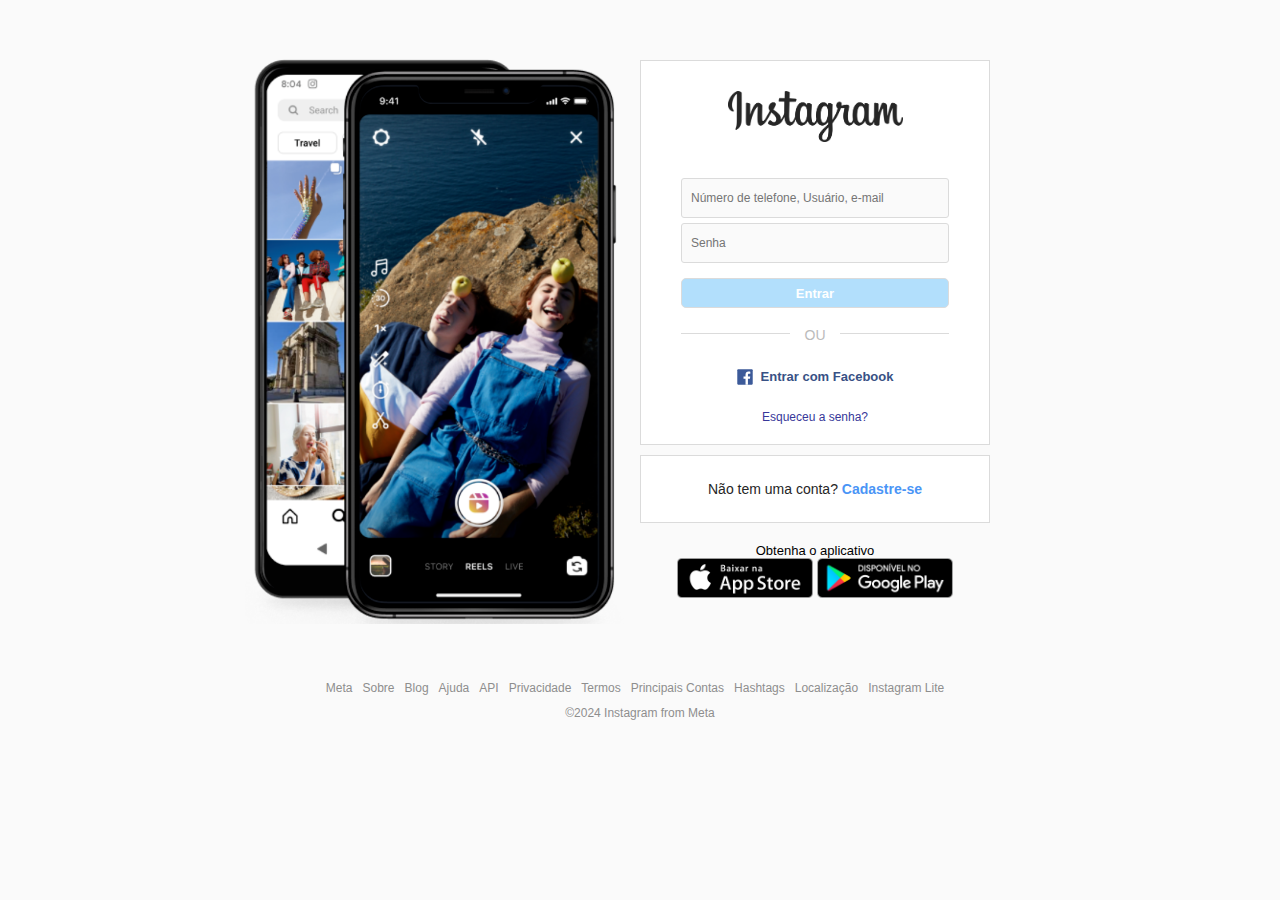
<file: 10_CLONE_INST/index.html>
<!DOCTYPE html>
<html lang="en">
<head>
    <meta charset="UTF-8">
    <meta name="viewport" content="width=device-width, initial-scale=1.0">
    <title>Clone Instagram</title>
    <link rel="stylesheet" href="css/styles.css">
    <link rel="shortcut icon" href="img/favicon.png" type="image/x-icon">
</head>
<body>
   <main>
    <div id="main-container">
        <!-- banner container -->
        <div id="banner-container">
            <img src="img/banner2.png" alt="Crie uma conta no Instagram"/>
        </div>
        <!-- login e registro -->
        <div id="form-container">
            <div id="form-box">
                <img id="logo-insta" src="img/logo_instagram.png" alt="Instagram"/>
                <form id="login-form">
                    <input type="text" name="username" placeholder="Número de telefone, Usuário, e-mail"/>
                    <input type="password" name="password" placeholder="Senha"/>
                    <input type="submit" value="Entrar"/>
                </form>
                <div class="separator">
                    <div class="line">
                        <span>Ou</span>
                    </div>
                </div>
                <div id="other-link">
                    <div id="facebook-login">
                        <a href="#">
                            <img src="img/logo_facebook.svg" alt="Facebook login"/>
                            <span>Entrar com Facebook </span>
                        </a>
                    </div>
                    <div id="forgot-pass">
                        <a href="#">Esqueceu a senha?</a>
                    </div>
                </div>
                
            </div>
            <div id="register-container">
               <p> Não tem uma conta? <a href="#"> Cadastre-se</a></p>
            </div>
            <div id="get-app-container">
                <p>Obtenha o aplicativo</p>
                <a href="#">
                    <img src="img/apple_btn.png" alt="Apple Store">
                </a>
                <a href="#">
                    <img src="img/gplay_btn.png" alt="Google Play Store">
                </a>
            </div>
        </div>
    </div>
   </main>
   <footer>
    <nav>
        <ul id="footer-links">
            <li><a href="#">Meta</a></li>
            <li><a href="#">Sobre</a></li>
            <li><a href="#">Blog</a></li>
            <li><a href="#">Ajuda</a></li>
            <li><a href="#">API</a></li>
            <li><a href="#">Privacidade</a></li>
            <li><a href="#">Termos</a></li>
            <li><a href="#">Principais Contas</a></li>
            <li><a href="#">Hashtags</a></li>
            <li><a href="#">Localização</a></li>
            <li><a href="#">Instagram Lite</a></li>
        </ul>
    </nav>
    <p id="copyright">&copy;2024 Instagram from Meta</p>
   </footer>
</body>
</html>
</file>
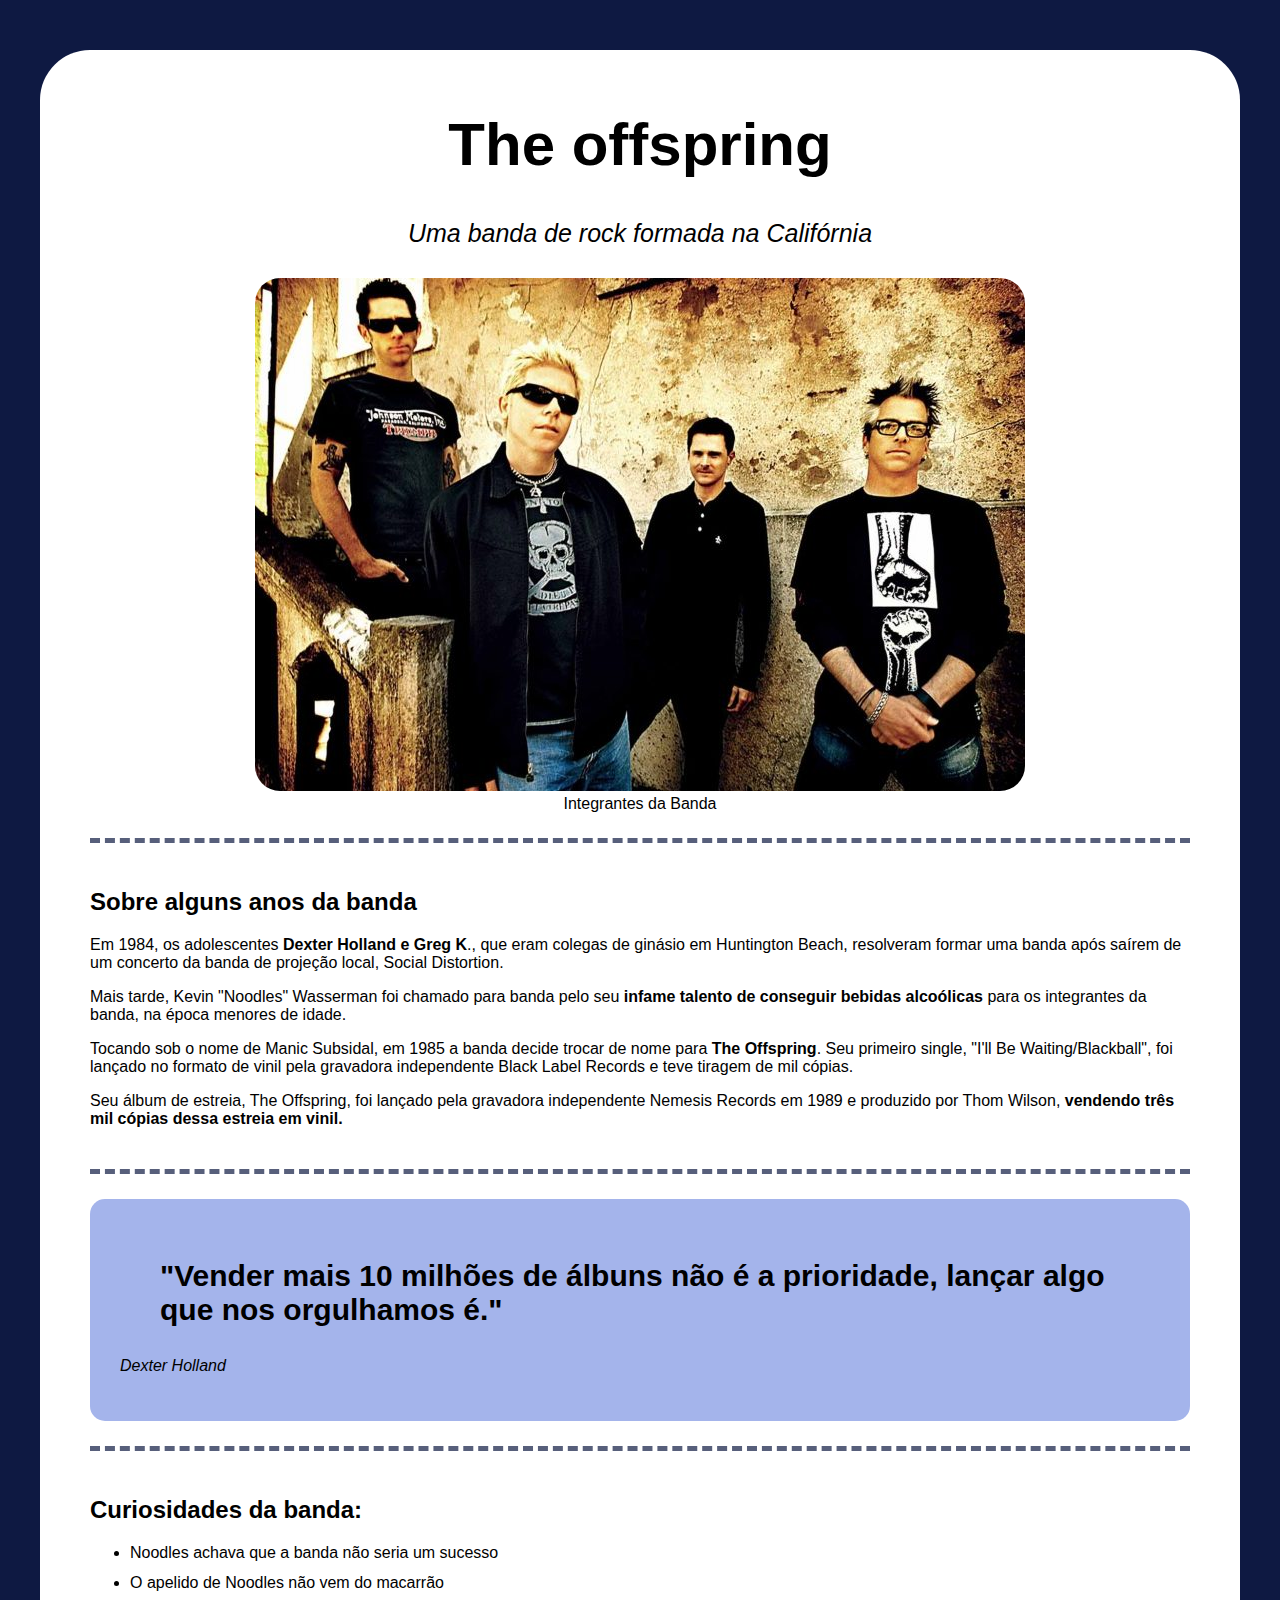
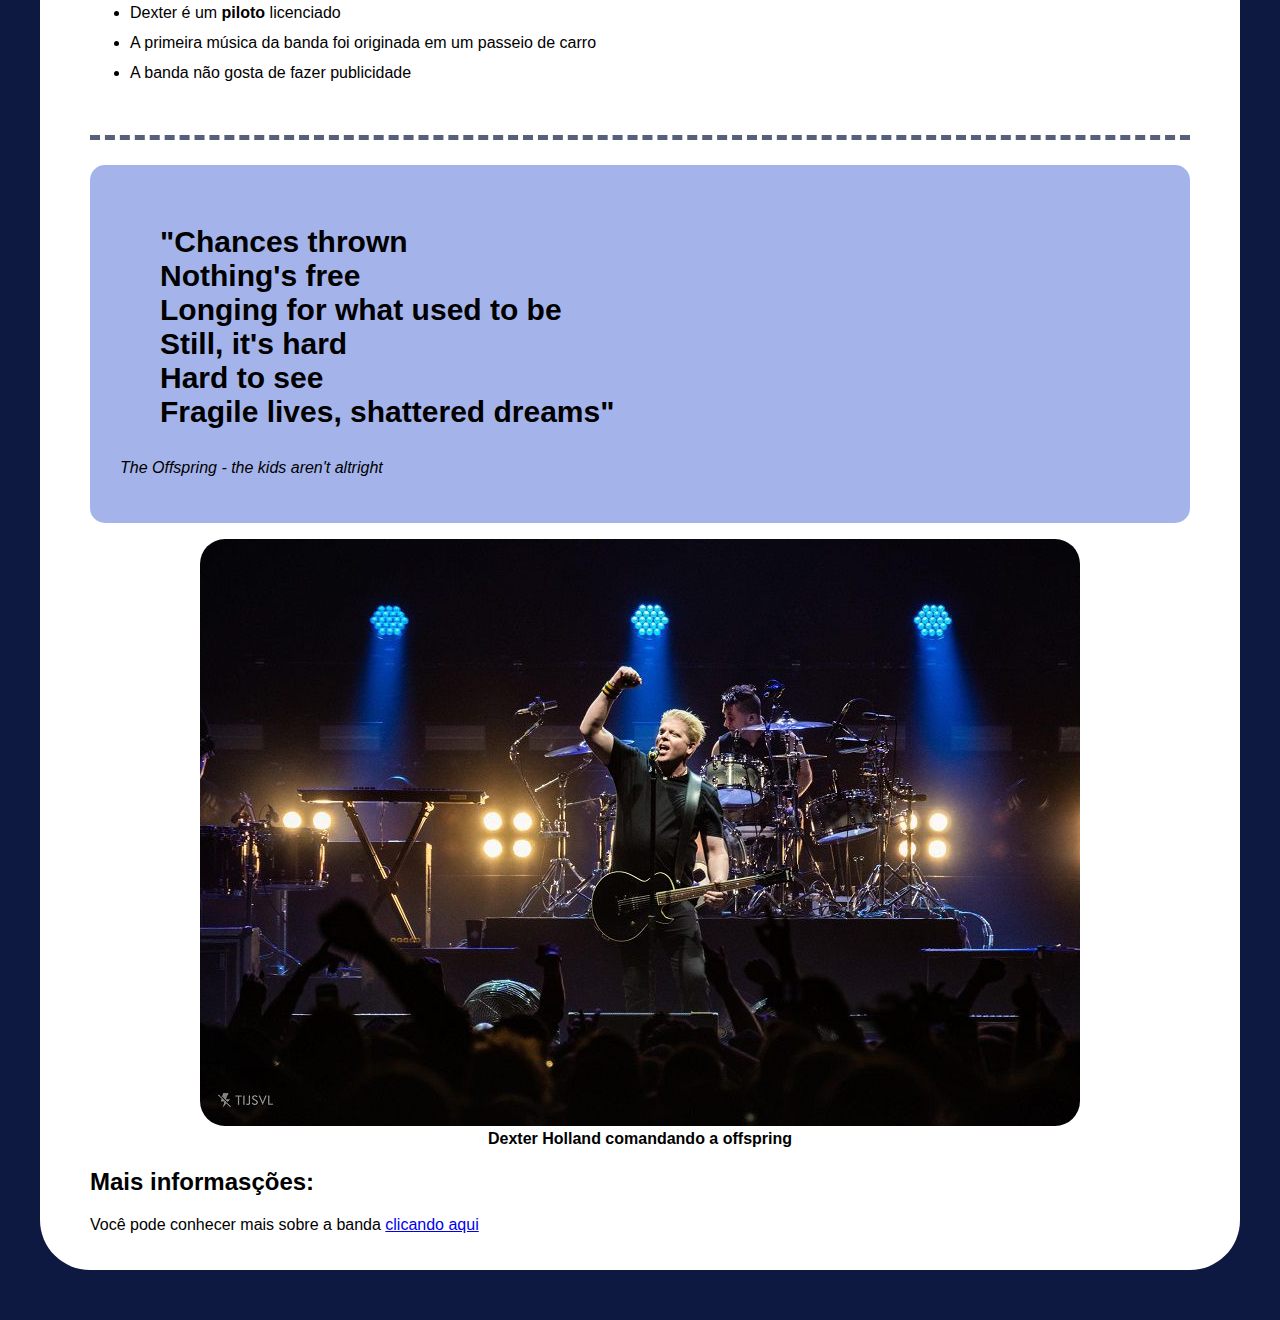
<file: 4_TRIBUTO/index.html>
<!DOCTYPE html>
<html lang="pt">
<head>
    <meta charset="UTF-8">
    <meta name="viewport" content="width=device-width, initial-scale=1.0">
    <title>Página de Tributo : The offspring</title>
    <link rel="stylesheet" href="css/style.css">
</head>
<body>
    <div class="container"> 
        <!-- Cabeçalho -->
        <div class="header">
            <h1 class="main-title">The offspring </h1>
            <p class="main-paragrafo">Uma banda de rock formada na Califórnia</p>
        </div>
        <!-- imagem de destaque -->
        <div class="featured-image">
            <figure>
                <img src="img/offspring_1.jpg" alt="A banda The Offspring">
                <figcaption>Integrantes da Banda</figcaption>
            </figure>
        </div>
        <div class="biography-container">
            <h2>Sobre alguns anos da banda</h2>
            <p>  
                Em 1984, os adolescentes
                <span class="bold">Dexter Holland e Greg K</span>., que eram colegas
                de ginásio em Huntington Beach, resolveram formar uma banda após
                saírem de um concerto da banda de projeção local, Social Distortion.
            </p>
            <p>
                Mais tarde, Kevin "Noodles" Wasserman foi chamado para banda pelo seu
                <span class="bold"
                  >infame talento de conseguir bebidas alcoólicas</span
                >
                para os integrantes da banda, na época menores de idade.
            </p>
            <p>
                Tocando sob o nome de Manic Subsidal, em 1985 a banda decide trocar de
                nome para <span class="bold">The Offspring</span>. Seu primeiro
                single, "I'll Be Waiting/Blackball", foi lançado no formato de vinil
                pela gravadora independente Black Label Records e teve tiragem de mil
                cópias.
            </p>
            <p>
                Seu álbum de estreia, The Offspring, foi lançado pela gravadora
                independente Nemesis Records em 1989 e produzido por Thom Wilson,
                <span class="bold">
                  vendendo três mil cópias dessa estreia em vinil.</span>
            </p>   
        </div>
        <!-- container de citação -->
        <div class="quotes-container">
            <blockquote> 
                "Vender mais 10 milhões de álbuns não é a prioridade, lançar algo que
                    nos orgulhamos é."
            </blockquote>
            <p>Dexter Holland</p>
        </div>
        <!-- curiosidade -->
        <div class="curiosities-container">
            <h2>Curiosidades da banda: </h2>
            <ul>
                <li>Noodles achava que a banda não seria um sucesso</li>
                <li>O apelido de Noodles não vem do macarrão</li>
                <li>Dexter é um <span class="bold">piloto</span> licenciado</li>
                <li>
                  A primeira música da banda foi originada em um passeio de carro
                </li>
                <li>A banda não gosta de fazer publicidade</li>
            </ul>
        </div>
        <!-- segunda citação -->
        <div class="quotes-container">
            <blockquote>
                "Chances thrown <br />
                 Nothing's free <br />
                 Longing for what used to be <br />
                 Still, it's hard <br />
                 Hard to see <br />
                 Fragile lives, shattered dreams"
            </blockquote>
            <p> The Offspring - the kids aren't altright</p>
        </div>
        <!-- segunda imagem -->
        <div class="img-bold">
            <figure>
                <img src="img/offspring_2.jpeg" alt="the offspring em um show ">
                <figcaption> Dexter Holland comandando a  offspring</figcaption>
            </figure>
        </div>
        <!-- mais informaçãoes  -->
        <div class="moreinfo-container">
            <h2>Mais informasções:</h2>
            <p>Você pode conhecer mais sobre a banda <a href="https://pt.wikipedia.org/wiki/The_Offspring"> 
                clicando aqui </a></p>  
        </div>
    </div>
    
</body>
</html>
</file>
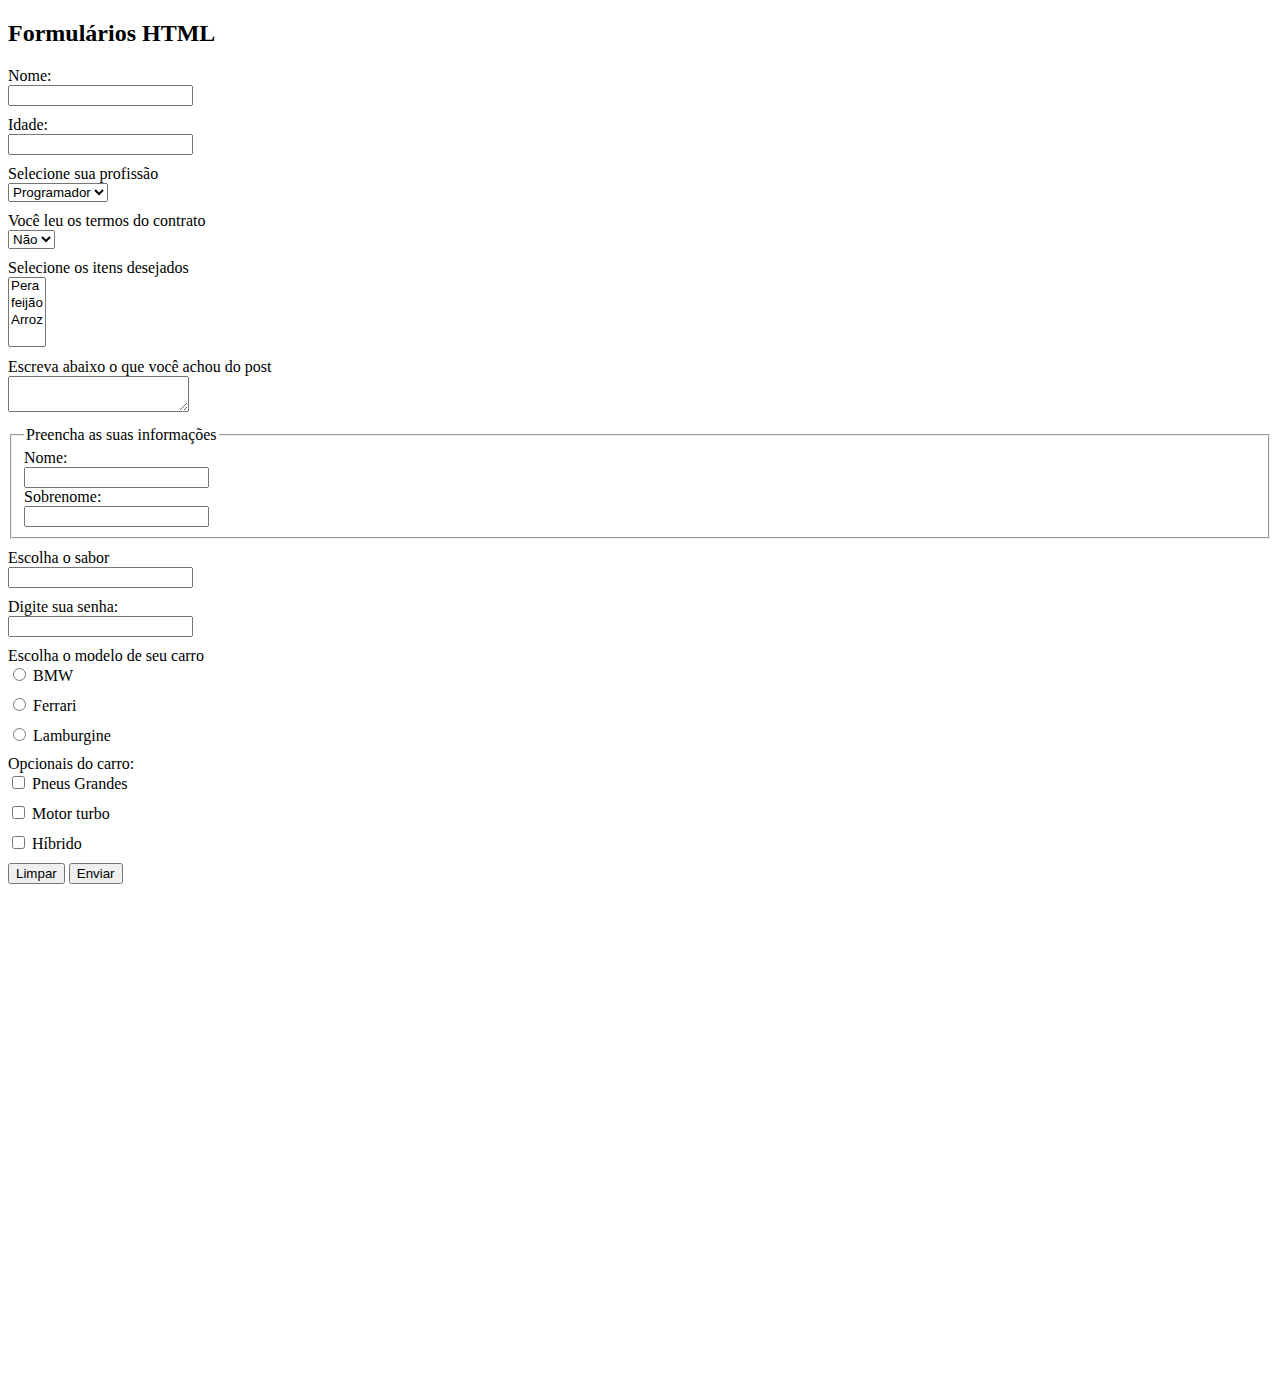
<file: 5-FORM/index.HTML>
<!DOCTYPE html>
<html lang="en">
<head>
    <meta charset="UTF-8">
    <meta name="viewport" content="width=device-width, initial-scale=1.0">
    <title>Formulários</title>
    <link rel="stylesheet" href="css/style.css">
</head>
<body>
    <h2>Formulários HTML</h2>
    <!-- 1 - primeiro formulario -->
    <!-- 2 - atributos do formulario -->
    <form action="register.php" methop="GET">
        <div>
            <label > Nome:</label>
            <input type="text">
        </div>
        <!-- 3 - atributos name -->
        <div>
            <!-- 4 - atributos label -->
            <label for="age"> Idade:</label>
            <input type="text" name="age">
        </div>
        <!-- 6 - select -->
        <div>
            <label for="job">Selecione sua profissão</label>
            <select name="job" >    
                <option value="programador">Programador</option>
                <option value="tester">Tester/QA</option>
                <option value="devops">DevOps</option>
            </select>
        </div>
        <!-- 7 - atributos selected -->
        <div>
            <label for="contract">Você leu os termos do contrato</label>
            <select name="contract" >
                <option value="sim">Sim</option>
                <option value="nao"selected>Não</option>
            </select>
        </div>
        <!-- 8 multiplas opções -->
        <div>
            <label for="items">Selecione os itens desejados </label>
            <select name="items" multiple >
                <option value="pera">Pera</option>
                <option value="feijao">feijão</option>
                <option value="arroz">Arroz</option>

            </select>
        </div>
        <!-- 9 - textarea -->
        <div>
            <label for="comment">Escreva abaixo o que você achou do post</label>
            <textarea name="comment" ></textarea>
        </div>
        <!-- 10 fieldset e legend -->
        <div>
            <fieldset>
                <legend> Preencha as suas informações</legend>
                <label for="firstname">Nome:</label>
                <input type="text" nome="firstname">
                <label for="lastname">Sobrenome:</label>
                <input type="text" nome="lastname">
            </fieldset>
        </div>
        <!-- 11- datalist -->
        <div>
            <label for="flavor">Escolha o sabor</label>
            <input type="text" list="flavors" nome="flavor">

            <datalist id="flavors">
                <option value="Cereja"></option>
                <option value="Morango"></option>
                <option value="Abacaxi"></option>
                <option value="chocolate"></option>
            </datalist>
        </div>
        <!-- 12 - senha -->
        <div>
            <label for="password">Digite sua senha: </label>
            <input type="password" name="password" >
        </div>
        <!-- 14 - radio button -->
        <div>
            <label for="car_model">Escolha o modelo de seu carro</label>
            <div class="radio">
                <input type="radio" value="bmw" name="car_model">
                <label for="bmw">BMW</label>
            </div>
            <div class="radio">
                <input type="radio" value="Ferrari" name="car_model">
                <label for="Ferrari">Ferrari</label>
            </div>
            <div class="radio">
                <input type="radio" value="Lamburgine" name="car_model">
                <label for="Lamburgine">Lamburgine</label>
            </div>
        </div>
        <!-- 14 checkbox -->
        <div>
            <label for="optionals">Opcionais do carro:</label>
            <div class="radio">
                <input type="checkbox" name="optionals[]" value="big_tires">
                <label for="big_tires">Pneus Grandes</label>
            </div>
            <div class="radio">
                <input type="checkbox" name="optionals[]" value="turbo_engine">
                <label for="turbo_engine">Motor turbo</label>
            </div>
            <div class="radio">
                <input type="checkbox" name="optionals[]" value="hybrid">
                <label for="hybrid">Híbrido</label>
            </div>
        </div>
        <!-- 13 - resetar form -->
        <input type="reset" value="Limpar">
        <!-- 5 - envio formulario -->
        <input type="submit" value="Enviar">


    </form>
</body>
</html>
</file>
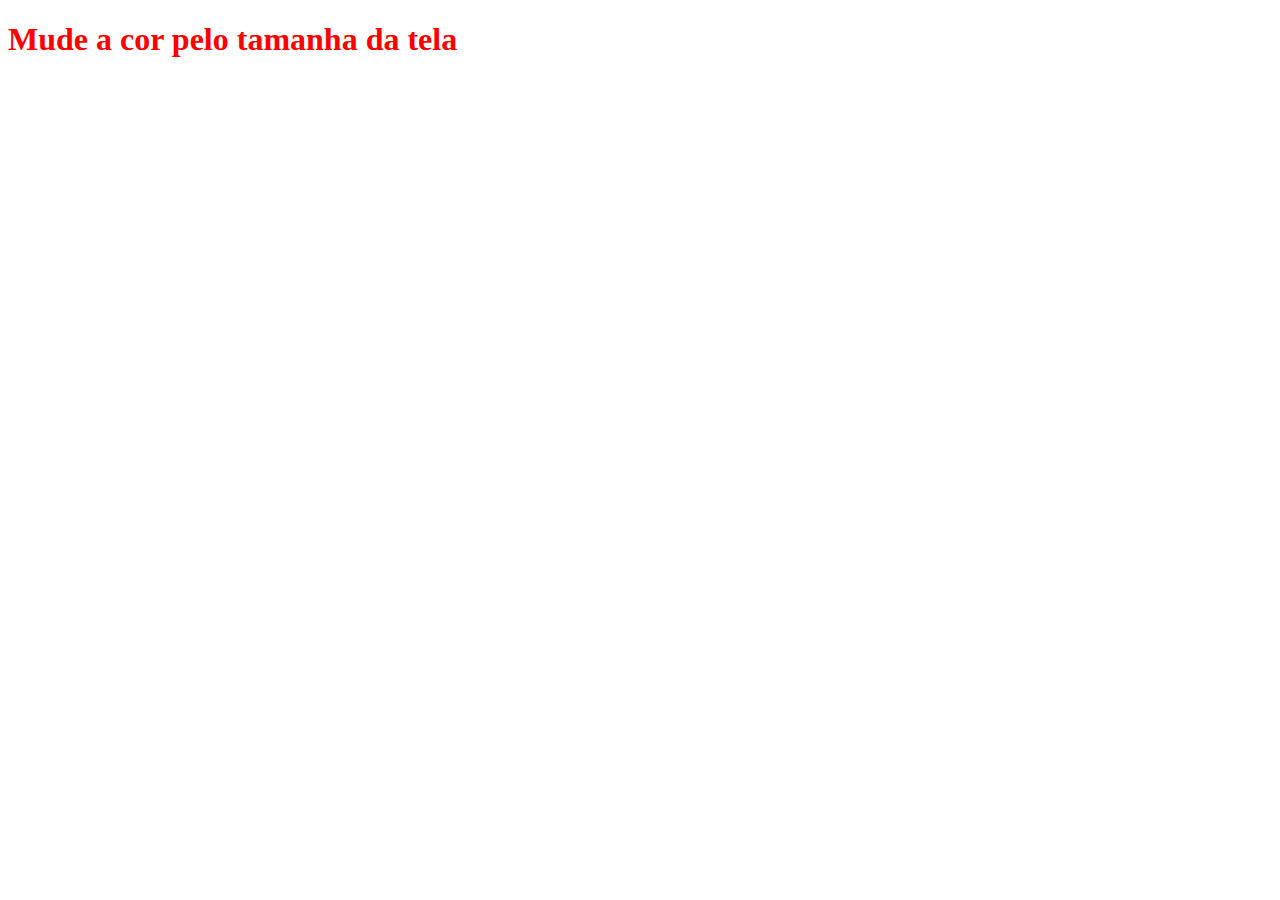
<file: 7-RESPONSIVIDADE/index.html>
<!DOCTYPE html>
<html lang="en">
<head>
    <meta charset="UTF-8">
    <!-- 1 meta tag de responsividade -->
    <meta name="viewport" content="width=device-width, initial-scale=1.0">
    <link rel="stylesheet" href="css/style.css">
    <title>Document</title>
</head>
<body>
    <!-- 2 - midia query -->
    <h1>
        Mude a cor pelo tamanha da tela 
    </h1>
</body>
</html>
</file>
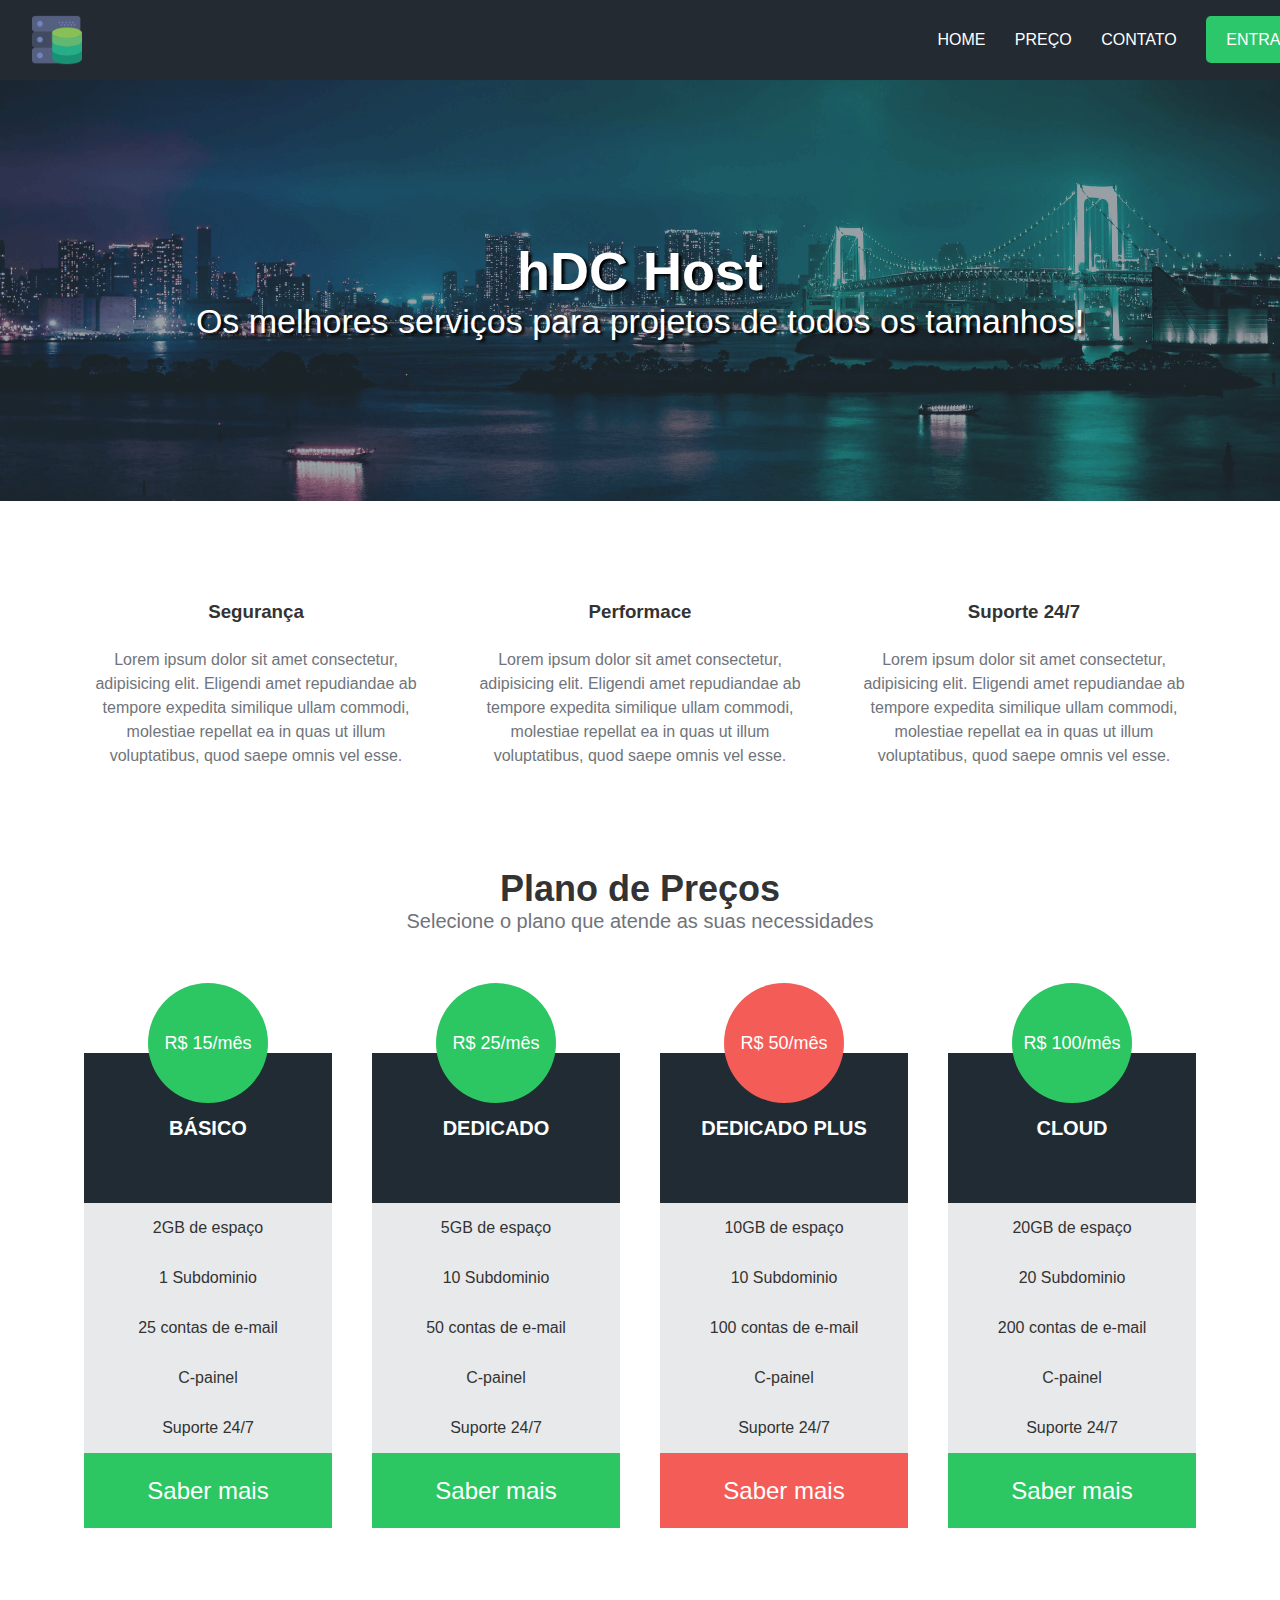
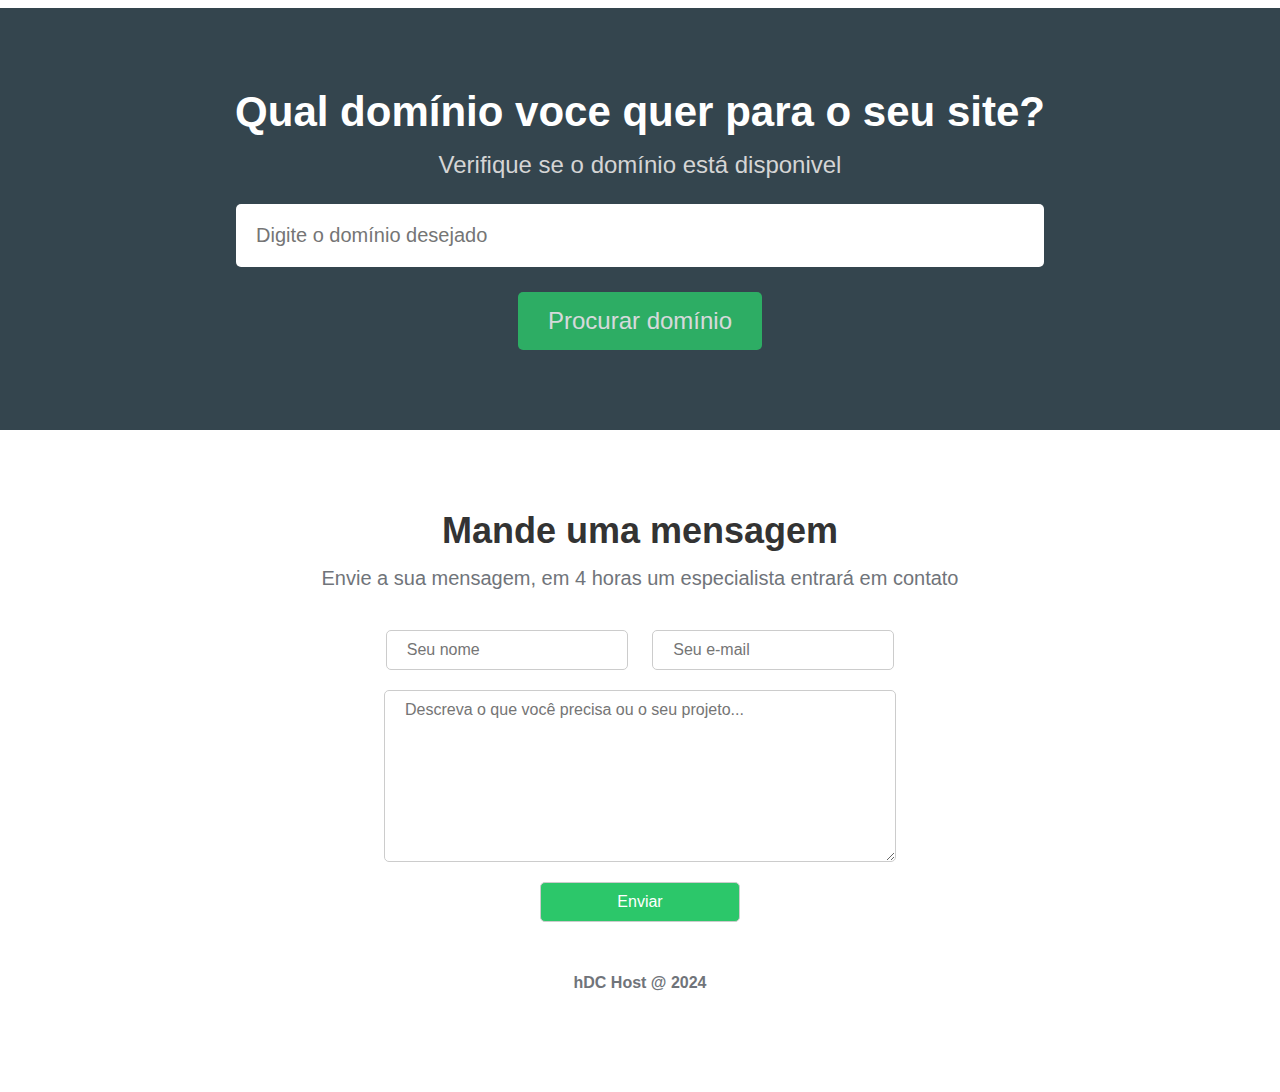
<file: 8_HDC-HOST/index.html>
<!DOCTYPE html>
<html lang="en">
<head>
    <meta charset="UTF-8">
    <meta name="viewport" content="width=device-width, initial-scale=1.0">
    <title>hDC Host</title>
    <!-- estilo -->
    <link rel="stylesheet" href="css/style.css">
    <!-- icones -->
    <link rel="stylesheet" 
          href="https://cdnjs.cloudflare.com/ajax/libs/font-awesome/6.5.1/css/all.css" 
          integrity="sha512-tx5+1LWHez1QiaXlAyDwzdBTfDjX07GMapQoFTS74wkcPMsI3So0KYmFe6EHZjI8+eSG0ljBlAQc3PQ5BTaZtQ==" 
          crossorigin="anonymous" referrerpolicy="no-referrer" />
</head>
<body>
   <div class="container">
    <div class="navbar-container">
        <nav >
            <a href="#">
                <img src="img/hdchostlogo.png" alt="hDC Host" class="logo" />
            </a>
            <ul class="navbar-items">
                <li>
                    <a href="#">home</a>
                </li>
                
                <li>
                    <a href="#">Preço</a>
                </li>
                
                <li>
                    <a href="#">Contato</a>
                </li>
                
                <li>
                    <a href="#" class="default-btn" >Entrar</a>
                </li>
            </ul>
        </nav> 
    </div>

    <main>
        <div class="main-banner">
            <h1>hDC Host</h1>
            <p>Os melhores serviços para projetos de todos os tamanhos!</p>
        </div>
        <section class="services-container">
            <ul>
                <li>
                <i class="fas fa-shield-alt"></i>
                <h3>Segurança</h3>
                <p>
                   Lorem ipsum dolor sit amet consectetur, adipisicing elit.    
                   Eligendi amet repudiandae ab tempore expedita similique ullam commodi, 
                   molestiae repellat ea in quas ut illum voluptatibus, quod saepe omnis vel esse.
                </p>
                </li>
                
                <li>
                    <i class="fas fa-rocket"></i>
                    <h3>Performace</h3>
                    <p>
                       Lorem ipsum dolor sit amet consectetur, adipisicing elit.    
                       Eligendi amet repudiandae ab tempore expedita similique ullam commodi, 
                       molestiae repellat ea in quas ut illum voluptatibus, quod saepe omnis vel esse.
                    </p>
                </li>  
                
                <li>
                    <i class="fas fa-comments"></i>
                    <h3>Suporte 24/7</h3>
                    <p>
                        Lorem ipsum dolor sit amet consectetur, adipisicing elit.    
                        Eligendi amet repudiandae ab tempore expedita similique ullam commodi, 
                        molestiae repellat ea in quas ut illum voluptatibus, quod saepe omnis vel esse.
                    </p>
                </li>
            </ul>
        </section>
        <section class="pricing-container">
            <h2>Plano de Preços</h2>
            <p>Selecione o plano que atende as suas necessidades</p>
            <div class="plans-container">
                <div class="plan">
                    <ul>
                        <li class="prince">R$ 15/mês</li>
                        <li class="plan-name">Básico</li>
                        <li> 2GB de espaço</li>
                        <li> 1 Subdominio</li>
                        <li> 25 contas de e-mail</li>
                        <li> C-painel</li>
                        <li> Suporte 24/7</li>
                        <li class="plan-btn">Saber mais</li>
                    </ul>
                </div>  
                <div class="plan"> 
                    <ul>
                        <li class="prince">R$ 25/mês</li>
                        <li class="plan-name">Dedicado</li>
                        <li> 5GB de espaço</li>
                        <li> 10 Subdominio</li>
                        <li> 50 contas de e-mail</li>
                        <li> C-painel</li>
                        <li> Suporte 24/7</li>
                        <li class="plan-btn">Saber mais</li>
                    </ul>
                </div>
                <div class="plan">
                    <ul>
                        <li class="prince recommended">R$ 50/mês</li>
                        <li class="plan-name">Dedicado plus</li>
                        <li> 10GB de espaço</li>
                        <li> 10 Subdominio</li>
                        <li>  100 contas de e-mail</li>
                        <li> C-painel</li>
                        <li> Suporte 24/7</li>
                        <li class="plan-btn recommended">Saber mais</li>
                    </ul>
                </div>
                <div class="plan">
                    <ul>
                        <li class="prince">R$ 100/mês</li>
                        <li class="plan-name">cloud</li>
                        <li> 20GB de espaço</li>
                        <li> 20 Subdominio</li>
                        <li> 200 contas de e-mail</li>
                        <li> C-painel</li>
                        <li> Suporte 24/7</li>
                        <li class="plan-btn">Saber mais</li>
                    </ul>
                </div>
            </div>
        </section>
        <section class="searchdomain-container">
            <h2>Qual domínio voce quer para o seu site?</h2>
            <p>Verifique se o domínio está disponivel</p>
            <form>
                <input type="text" name="domain" id="domain"
                 placeholder="Digite o domínio desejado"/>
                <input type="submit" value="Procurar domínio">
            </form>
        </section>
        <section class="contact-container">
            <h2>Mande uma mensagem </h2>
            <p>Envie a sua mensagem, em 4 horas um especialista entrará em contato</p>
            <form >
                <input type="text" name="name" id="name" placeholder="Seu nome">
                
                <input type="email" name="email" id="email" placeholder="Seu e-mail">
                
                <textarea name="message" id="message"
                placeholder="Descreva o que você precisa ou o seu projeto..."
                ></textarea>

                <input type="submit" value="Enviar">
            </form>
        </section>    
    </main>
    <footer>
        <p>hDC Host @ 2024</p>
    </footer>

   </div>
    
</body>
</html>
</file>
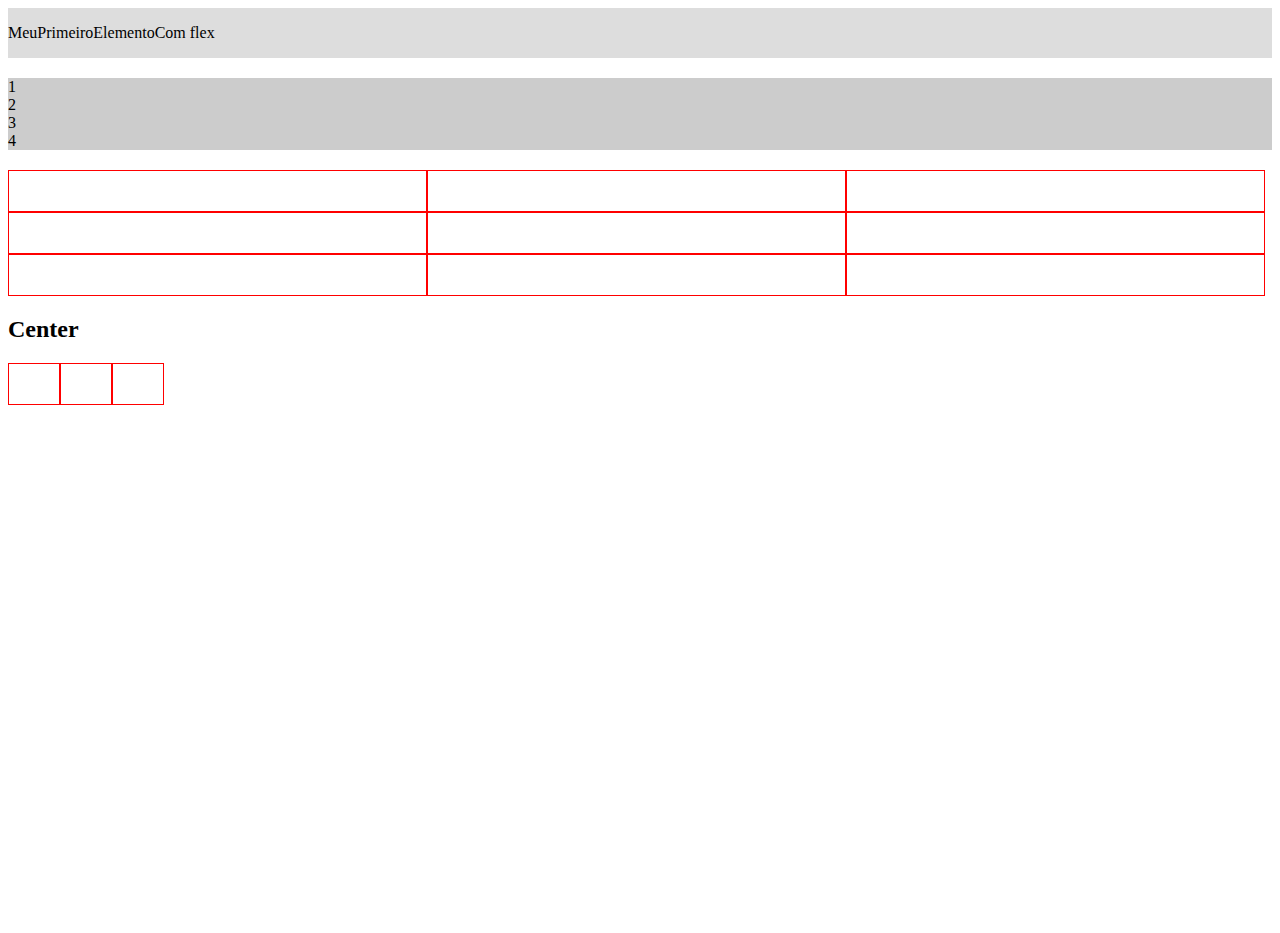
<file: 9_FLEXBOX/index.html>
<!DOCTYPE html>
<html lang="en">
<head>
    <meta charset="UTF-8">
    <meta name="viewport" content="width=device-width, initial-scale=1.0">
    <title>Flexbox</title>
    <link rel="stylesheet" href="css/styles.css">
</head>
<body>
    <!-- 1 - flex -->
    <div class="flex">
        <p>Meu</p>
        <p>Primeiro</p>
        <p>Elemento</p>
        <p>Com flex</p>
    </div>
    <!-- 2 - column -->
    <div class="flex_column">
        <span>1</span>
        <span>2</span>
        <span>3</span>
        <span>4</span>
    </div>
    <!-- 3 - warp -->
    <div class="warp">
        <div class="box"></div>
        <div class="box"></div>
        <div class="box"></div>
        <div class="box"></div>
        <div class="box"></div>
        <div class="box"></div>
        <div class="box"></div>
        <div class="box"></div>
        <div class="box"></div>
    </div>

    <!-- 4 - justify content -->
    <h2>Center</h2>
    <div class="center">
        <div class="box"></div>
        <div class="box"></div>
        <div class="box"></div>
    </div>
</body>
</html>
</file>
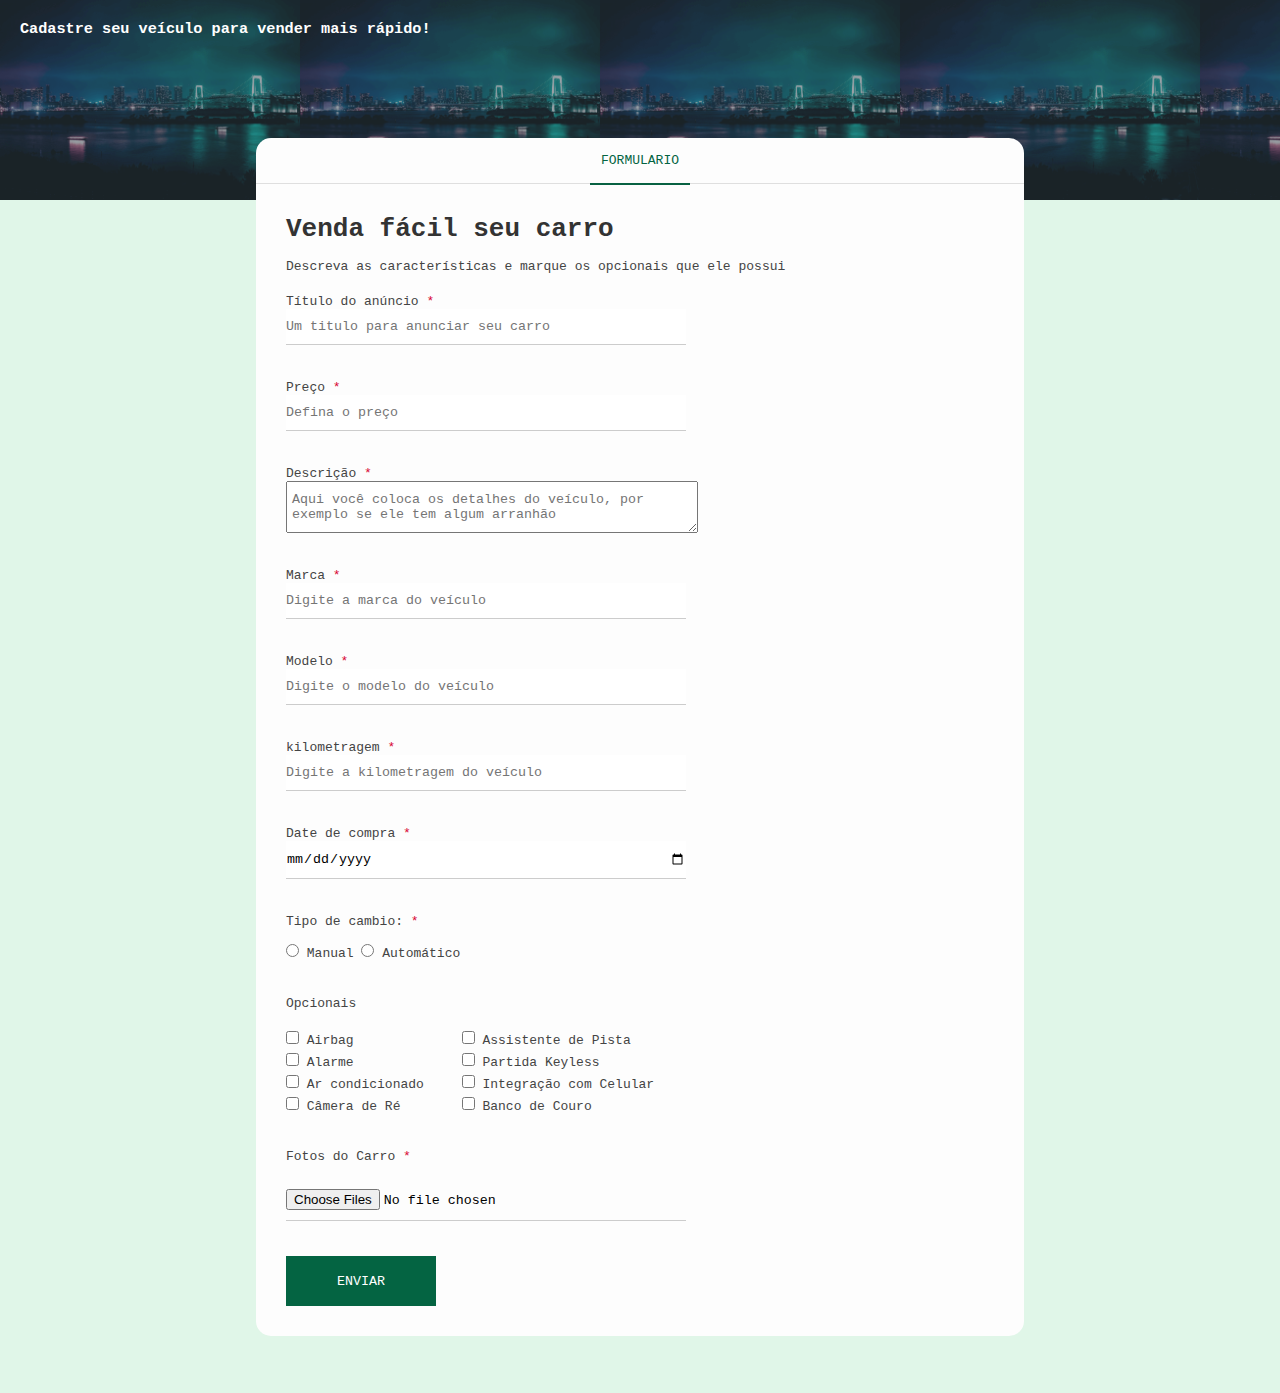
<file: FORM_PRIMEIRO/index.html>
<!DOCTYPE html>
<html lang="en">
<head>
    <meta charset="UTF-8">
    <meta name="viewport" content="width=device-width, initial-scale=1.0">
    <title>Venda seu carro !</title>
    <link rel="stylesheet" href="css/style.css">
</head>
<body>
   <div class="container">
    <div class="header">
        <h3> Cadastre seu veículo para vender mais rápido!</h3>
    </div>
    <div class="form-container">
        <div class="form-header">
            <p>Formulario</p>
        </div>
       
            <div class="form-body">
                <h1 class="form-title">Venda fácil seu carro</h1>
            <p>Descreva as características e marque os opcionais que ele possui </p>
        <form>
            <div class="box-input">
                <label for="title">Título do anúncio <span class="required-field">*</span></label>
          
                <input type="text" name="title" id="title"class="block" 
                   placeholder="Um titulo para anunciar seu carro"
                   minlength="1" maxlength="30"  required/>
            </div>
            <div class="box-input">
                <label for="price">Preço <span class="required-field">*</span></label>
          
                <input type="number" name="price" id="price"class="block" 
                   placeholder="Defina o preço"  required/>
            </div>
            <div class="box-input">
                <label for="description">Descrição <span class="required-field">*</span></label>
                <textarea name="description" id="description" class="block" placeholder="Aqui você coloca os detalhes do veículo, por exemplo se ele tem algum arranhão" ></textarea>
            </div>

            <div class="box-input">
                <label for="brand">Marca <span class="required-field">*</span></label>
          
                <input type="text" name="brand" id="brand"class="block" 
                   placeholder="Digite a marca do veículo" required/>
            </div>

            <div class="box-input">
                <label for="model">Modelo <span class="required-field">*</span></label>
          
                <input type="text" name="model" id="model"class="block" 
                   placeholder="Digite o modelo do veículo" required/>
            </div>
            <div class="box-input">
                <label for="mileage">kilometragem <span class="required-field">*</span></label>
          
                <input type="number" name="mileage" id="mileage"class="block" 
                   placeholder="Digite a kilometragem do veículo" required/>
            </div>
            <div class="box-input">
                <label for="purchase_date">Date de compra <span class="required-field">*</span></label>
          
                <input type="date" name="purchase_date" id="purchase_date"class="block" 
                       required/>
            </div>
            <div class="box-input">
              <p>Tipo de cambio: <span class="required-field">*</span></p>
              <input type="radio" id="manual" name="gear">
              <label for="manual">Manual</label>
              <input type="radio" id="automatico" name="gear">
              <label for="manual">Automático</label>
            </div>
            <div class="optional-box">
                <p> Opcionais</p>
                <ul class="optional-list">
                    <li>
                        <input type="checkbox" id="airbag" name="optional[]" value="airbag"/>
                        <label for="airbag">Airbag</label>
                    </li>
                    <li>
                        <input type="checkbox" id="alarm" name="optional[]" value="alarm"/>
                        <label for="alarm">Alarme</label>
                    </li>
                    <li>
                        <input type="checkbox" id="ac" name="optional[]" value="ac"/>
                        <label for="ac">Ar condicionado</label>
                    </li>
                    <li>
                        <input type="checkbox" id="reverse_camera" name="optional[]" value="reverse_camera"/>
                        <label for="reverse_camera">Câmera de Ré </label>
                    </li>

                </ul>
            </div>

            <div class="optional-box">
                
                <ul class="optional-list">
                    <li>
                        <input type="checkbox" id="lane_assist" name="optional[]" value="lane_assist"/>
                        <label for="lane_assist">Assistente de Pista</label>
                    </li>
                    <li>
                        <input type="checkbox" id="keyless" name="optional[]" value="keyless"/>
                        <label for="keyless">Partida Keyless</label>
                    </li>
                    <li>
                        <input type="checkbox" id="smartphone" name="optional[]" value="smartphone"/>
                        <label for="smartphone">Integração com Celular</label>
                    </li>
                    <li>
                        <input type="checkbox" id="leather_seat" name="optional[]" value="leather_seat"/>
                        <label for="leather_seat">Banco de Couro </label>
                    </li>

                </ul>
            </div>
            <div class="box-input">
                <p>Fotos do Carro <span class="required-field">*</span></p>
                <input type="file" multiple accept="image/png, image/jpg" name="images" id="imagens" required>
            </div>
            
            <input type="submit" value="Enviar" class="btn-submit">
        </form>

        </div>
    </div>
   </div>
    
</body>
</html>
</file>
<file: 10_CLONE_INST/css/styles.css>
/* geral */
*{
    margin: 0;
    padding: 0;
    box-sizing: border-box;
    font-family: Arial, Helvetica, sans-serif;
}
body{
    background-color: #fafafa;
}
/* containers */
#main-container{
    display: flex;
    margin-top: 30px;
}
#banner-container,
#form-container{
    flex: 1 1 0;
    width: 50%;
}
#banner-container{
    text-align: right;
}
#banner-container img{
    width: 100%;
    margin-right: 15px;
    margin-top: 25px;
    max-width: 380px;
}
#form-container{
    text-align: center;
}
/* login form */
#form-box{
    background-color: #fff;
    border: 1px solid #dbdbdb;
    width: 350px;
    margin-top: 30px;
}
#logo-insta{
    width: 175px;
    height: 51px;
    margin: 30px auto 12px;
}
#login-form{
    margin-top: 20px;
}
#login-form input{
    display: block;
    font-size:12px;
    padding: 12px 9px;
    background-color: #fafafa;
    border: 1px solid #dbdbdb;
    border-radius: 3px;
    width: 268px;
    margin: 5px auto;
}
#login-form input[type="submit"]{
    background-color: #b2dffc;
    color: #fff;
    margin-top: 15px;
    border-radius: 5px;
    height: 30px;
    font-size: 13px;
    padding: 0;
    font-weight: bold;
}
/* separador */
.separator{
    position: relative;
}
.line{
    border-top: 1px solid #dbdbdb;
    width: 268px;
    margin: 25px auto 35px;
}

.separator span{
    position: absolute;
    text-transform: uppercase;
    color: #bbb;
    background-color: #fff;
    top: -6px;
    width: 50px;
    margin-left: -25px;
    font-size: 14px;
}

/* facebook login */
#facebook-login{
    margin-bottom: 25px;
}
#facebook-login a{
    text-decoration: none;
    color: #385185;
    display: flex;
    align-items: center;
    justify-content: center;
}
#facebook-login img{
    width: 16px;
    height: 16px;
    margin-right: 8px;
}
#facebook-login span{
    font-weight: bold;
    font-size: 13px;
    margin-bottom: 1px;
}
/* forgot passsword */
#forgot-pass{
    margin-bottom: 20px;
    font-size: 12px;
}

#forgot-pass a{
    text-decoration: none;
    color: #373799;
}
/* regsiter */
#register-container{
    background-color: #fff;
    border: 1px solid #dbdbdb;
    width: 350px;
    margin-top: 10px;
    padding: 25px;
}
#register-container p {
    font-size: 14px;
    color: #262626;
}
#register-container a{
    color: #4a95f6;
    font-weight: bold;
    text-decoration: none;
}
/* get app */
#get-app-container{
    text-align: center;
    width: 350px;
}
#get-app-container{
    margin: 20px 0;
    font-size: 13px;
}

#get-app-container a{
    text-decoration: none;
}
#get-app-container img{
    width: 136px;
    height: 40px;
}
/* footer */
footer{
    text-align: left;
    width: 1000px;
    margin: 50px auto;
    display: flex;
    flex-direction: column;
    justify-content: center;
    align-items: center;
}

footer #footer-links{
    display: flex;
    list-style: none;
}
#footer-links li{
    margin-right: 10px;
}

#footer-links a,
#copyright{
    text-decoration: none;
    color: #8e8e8e;
    font-size: 12px;
}

#copyright{
    margin-top: 10px;
}

/* mobile */
@media (max-width: 450px){
    body{
        background-color: #fff;
    }
    #banner-container{
        display: none;
    }
    
    #main-container,
    #form-container{
        margin-top: 0;
    }

    #form-container,
    #form-box,
    #register-container,
    #get-app-container{
        width: 100%;
        border: none;
    }
    footer{
        width: 90%;
    }
    #footer-links{
        flex-wrap: wrap;
        justify-content: center;
    }
    #footer-links {
        margin-bottom: 10px;
    }
}
</file>
<file: 4_TRIBUTO/css/style.css>
html{
    font-family: Helvetica;
    background-color: #04103af5;
}
.container{
    max-width: 1100px;
    background-color: #fff;
    position: relative;
    margin: 50px auto ;
    padding: 20px 50px;
    border-radius: 50px;
}
.bold{
    font-weight: bold;
}
/* header */
.header{
    text-align: center;
}
.main-title{
    font-size: 60px;
}
.main-paragrafo{
    font-style: italic;
    font-size: 25px;
}
/* imagem destauqe */
.featured-image{
    text-align: center;
    margin-top: 30px;
}
/* biografia */
.biography-container{
    padding: 25px 0;
    margin: 25px 0;
    border-top: 5px dashed #04103aab ;
    border-bottom: 5px dashed #04103aab ;
    ;
}
/* sitações */
.quotes-container{
    background-color: #a4b4eb;
    padding: 30px;
    border-radius: 15px;
}
.quotes-container blockquote{
    font-weight: bold;
    font-size: 30px;

}
.quotes-container p {
    font-style: italic;
}
/* curiosidade */
.curiosities-container{
    padding: 25px 0;
    margin: 25px 0;
    border-top: 5px dashed #04103aab;
    border-bottom: 5px dashed #04103aab;
}
.curiosities-container li{
    height: 30px;
}
/* imagem bold */
.img-bold{
   font-weight: bold;
   text-align: center;

}
img{
    border-radius: 25px;
}
</file>
<file: 5-FORM/css/style.css>
body{
    padding-bottom: 500px;
}

div{
    margin-bottom: 10px;
}

div input,
div label {
    display: block;
}
.radio label,
.radio input,
.radio span{
    display: inline-block;
}
</file>
<file: 7-RESPONSIVIDADE/css/style.css>
/* 2- midia query */
h1{
    color: red;
}
@media screen and (max-width:500px) {
    h1{
        color: blue;
    }
    
}
</file>
<file: 8_HDC-HOST/css/style.css>
/* geral */

*{
    margin: 0;
    padding: 0;
    font-family: Arial, Helvetica, sans-serif;
    box-sizing: boder-box;
}
h1,h2,h3{
    color: #333;
}
p{
    color:#70747a;
}
/* navbar */
.navbar-container{
    width: 100%;
    height: 80px;
    background-color: #232a31;
    padding: 0 2rem;
}
nav{
    position: relative;
}
.logo{
    width: 50px;
    margin-top: 15px;
}
.navbar-items{
    position: absolute;
    right: 0;
    height: 80px;
    line-height: 80px;
    margin: 0;
    display: inline-block;
}

.navbar-items li{
    display: inline-block;
    text-transform: uppercase;
    margin-left: 25px;
}
.navbar-items a{
    color: #fff;
    text-decoration: none;
    transition: 0.5s;
}
.navbar-items a:hover{
    color: #ccc;
}
.default-btn{
    padding: 15px 20px;
    background-color: #2cc76a;
    border-radius: 5px;
}
.navbar-items .default-btn:hover{
    background-color: #22bb5f;
    color:#fff;
}
/* main banner */
.main-banner{
    background-image: url("../img/mainbanner.png");
    background-size: cover;
    background-position: center;
    padding: 10rem 0;
}
.main-banner h1,
.main-banner p{
    color: #fff;
    text-align: center;
    font-size: bold;
    text-shadow: #000 3px 2px 3px;
}

.main-banner h1{
    font-size: 54px;
}
.main-banner p{
    font-size: 34px;
}
/* services */

.services-container{
    padding: 5rem 0;
}

.services-container ul{
    display: flex;
    width: 90%;
    margin: 0 auto;
}

.services-container li{
    flex: 1 1 200px;
    list-style: none;
    text-align: center;
    padding: 20px;
}

/* icones */
.fas{
    font-size: 60px;
    margin-top: 15px;
}

.fa-shield-alt{
    color:#2cc76a;
}

.fa-rocket{
    color:#ef3f29;
}

.fa-comments{
    color:#ef8f29;
}
.services-container h3{
    margin-bottom: 25px;
}
.services-container p{
    line-height: 24px;
}
/* prices and plans */

.pricing-container{
    padding-bottom: 5rem;
    text-align: center;
}
.pricing-container h2{
    font-size: 36px;
}
.pricing-container p{
    font-size: 20px;
}
.plans-container{
    display: flex;
    justify-content: space-between;
    width: 90%;
    margin: 50px auto 0;
}
.plan{
    flex: 1;
    max-width: 275px;
    margin:  0 20px;
}

.plan ul{
    padding: 0;
}

.plan li{
    list-style: none;
    height: 50px;
    line-height: 50px;
    background-color: #e8e9ea;
    color: #333;

}

.plan .prince{
    width: 120px;
    height: 120px;
    border-radius: 50%;
    background-color: #2cc762;
    color: #fff;
    text-align: center;
    line-height: 120px;
    margin: 0 auto -50px;
    font-size: 18px;
    position: relative;
}

.plan .plan-name{
    text-transform: uppercase;
    font-size: 20px;
    font-weight: bold;
    color: #fff;
    background-color: #202b34;
    padding: 50px 0;
}

.plan .plan-btn{
    background-color: #2cc762;
    color: #fff;
    font-size: 24px;
    height: 75px;
    line-height: 75px;
    cursor: pointer;
}

.plan .recommended{
    background-color: #f45c57;
}

/* search domain */

.searchdomain-container{
    background-color: #34454e;
    text-align: center;
    padding: 5rem 0;
}
.searchdomain-container h2{
    color: #fff;
    font-size: 42px;
    margin-bottom: 15px;
}
.searchdomain-container p{
    color: #d5d5d5;
    font-size: 24px;
    margin-bottom: 25px;
}
.searchdomain-container input{
    display: block;
    border: none;
    border-radius: 5px;
    margin: 0 auto;
}
.searchdomain-container input[type="text"]{
    width: 60%;
    padding: 20px;
    font-size: 20px;
    margin-bottom: 25px;
}
.searchdomain-container input[type="submit"]{
    background-color: #2cc76a;
    padding: 15px 30px;
    color: #fff;
    font-size: 24px;
    cursor: pointer;
    opacity: 0.8;
}
.searchdomain-container input[type="submit"]:hover{
    opacity: 1;
}

/* contact form */
.contact-container{
    text-align: center;
    padding: 5rem 0 2rem 0;
}

.contact-container h2{
    font-size: 36px;
    margin-bottom: 15px;
}
.contact-container p{
    font-size: 20px;
    margin-bottom: 40px;
}
.contact-container input,
.contact-container textarea{
    width: 200px;
    padding: 10px 20px;
    font-size: 16px;
    border-radius: 5px;
    border: 1px solid #ccc;
    margin: 0 10px 20px;
}
.contact-container textarea{
    display: block;
    margin: 0 auto 20px;
    width: 470px;
    height: 150px;
}

.contact-container input[type="submit"]{
    display: block;
    margin: 0 auto;
    background-color: #2cc76a;
    color: #fff;
    cursor: pointer;
}
/* footer */
footer{
    text-align: center;
    font-weight: bold;
    margin: 20px 0 100px;
}

/* responsividade */
/* small laptops a partir de 1100px */
@media (max-width:1100px){
    .plans-container{
        width: 95%;
    }
    .plan{
        margin: 0 5px;
    }
}
/* tablet 900px */
@media (max-width:900px){
    .main-banner p{
        padding: 0 6rem;
    }
    .searchdomain-container{
        padding: 2rem 4rem;
    }
}
/* celular 576px */
@media (max-width:576px){
    html, body{
        overflow-x: hidden;
    }
    .navbar-items li{
        font-size: 12px;
        margin-left: 10px;
    }
    .main-banner p{
        padding: 2rem;
    }
    .services-container ul{
        flex-direction: column;
    }
    .plans-container{
        flex-direction: column;
        width: 100%;
        padding: 0 2rem;
    }
    .plan{
        width: 100%;
        max-width: 100%;
        margin-bottom: 15px;
    }
    .searchdomain-container h2{
        font-size: 28px;
    }
    .searchdomain-container input[type="text"]{
        width: 100%;
    }
    .contact-container{
        padding: 3rem 2rem;
    }
    .contact-container input,
    .contact-container textarea{
        width: 100%;
        margin: 10px 0;
    }
}
</file>
<file: 9_FLEXBOX/css/styles.css>
body{
    padding-bottom: 500px;
}
/* 1- flex */
.flex{
    display: flex;
    background-color: #ddd;
    margin-bottom: 20px;
}
/* 2 - flex column */
.flex_column{
    display: flex;
    flex-direction: column;
    background-color: #ccc;
    margin-bottom: 20px;
}
/* 3 - warp */

.warp{
    display: flex;
    flex-wrap: wrap;
    margin-bottom: 20px;
}

.box{
    height:40px;
    width: 33%;
    border: 1px solid red;
}

/* 4 - justify center */
.center{
    display: flex;
    margin-bottom: 20px;
}
.center .box{
    width: 50px;
}
</file>
<file: FORM_PRIMEIRO/css/style.css>
/* reset */
*{
    margin: 0;
    padding: 0;
    font-family:monospace;
}

body{
    background-color: #e0f6e8;
}

h1,h2,h3,h4,h5{
    color: #333;
}
p, label{
    color: #444;
}

input{
    border: none;
    border-bottom: 1px solid #ccc;
    padding: 10px 0;
}

input[type="text"],
input[type="number"],
input[type="date"],
input[type="file"],
textarea{
    width: 400px;
}

textarea{
    padding: 10px 5px;
}
/* page header */
.header{
    height: 160px;
    padding: 20px;
    background-color: #673ab7;
    background-image: url(/FORM_PRIMEIRO/css/img/mainbanner.png);
    background-size: contain;
}
.header h3{
    color: #fff;
    margin-top: 0;
}

/* form comtainer */

.form-container{
    background-color: #fdfdfd;
    width: 60%;
    margin: 0 auto;
    position: relative;
    top: -62px;
    border-radius: 15px;
}
.form-header{
    border-bottom: 1px solid #dfdfdf;
    height: 45px;
}
.form-header p {
    color: #046442;
    border-bottom: 2px solid #086142;
    width: 100px;
    text-align: center;
    margin: 0 auto;
    text-transform: uppercase;
    height: 45px;
    line-height: 45px;
}
/* form body */
.form-body{
    padding: 30px;
}
.form-title{
    margin-bottom: 15px;
}
.form-body p{
    margin-bottom: 20px;
}
.required-field{
    color: #d80835;
}
.box-input{
    margin-bottom: 35px;
}
.block{
    display: block;
}

.optional-box{
    display: inline-block;
    margin: 0 30px 30px 0;
}
.optional-list li{
    list-style: none;
    margin-bottom: 5px;
}
.box-input p{
    margin-bottom: 15px;
}
.btn-submit{
    background-color: #046442;
    color: #fff;
    border: 2px solid transparent;
    width: 150px;
    height: 50px;
    text-transform: uppercase;
    transition: 0.5s;
    border-radius: 5pxs;
}
.btn-submit:hover{
    background-color: #fff;
    border-color: #046442;
    color: #046442;
}
</file>
